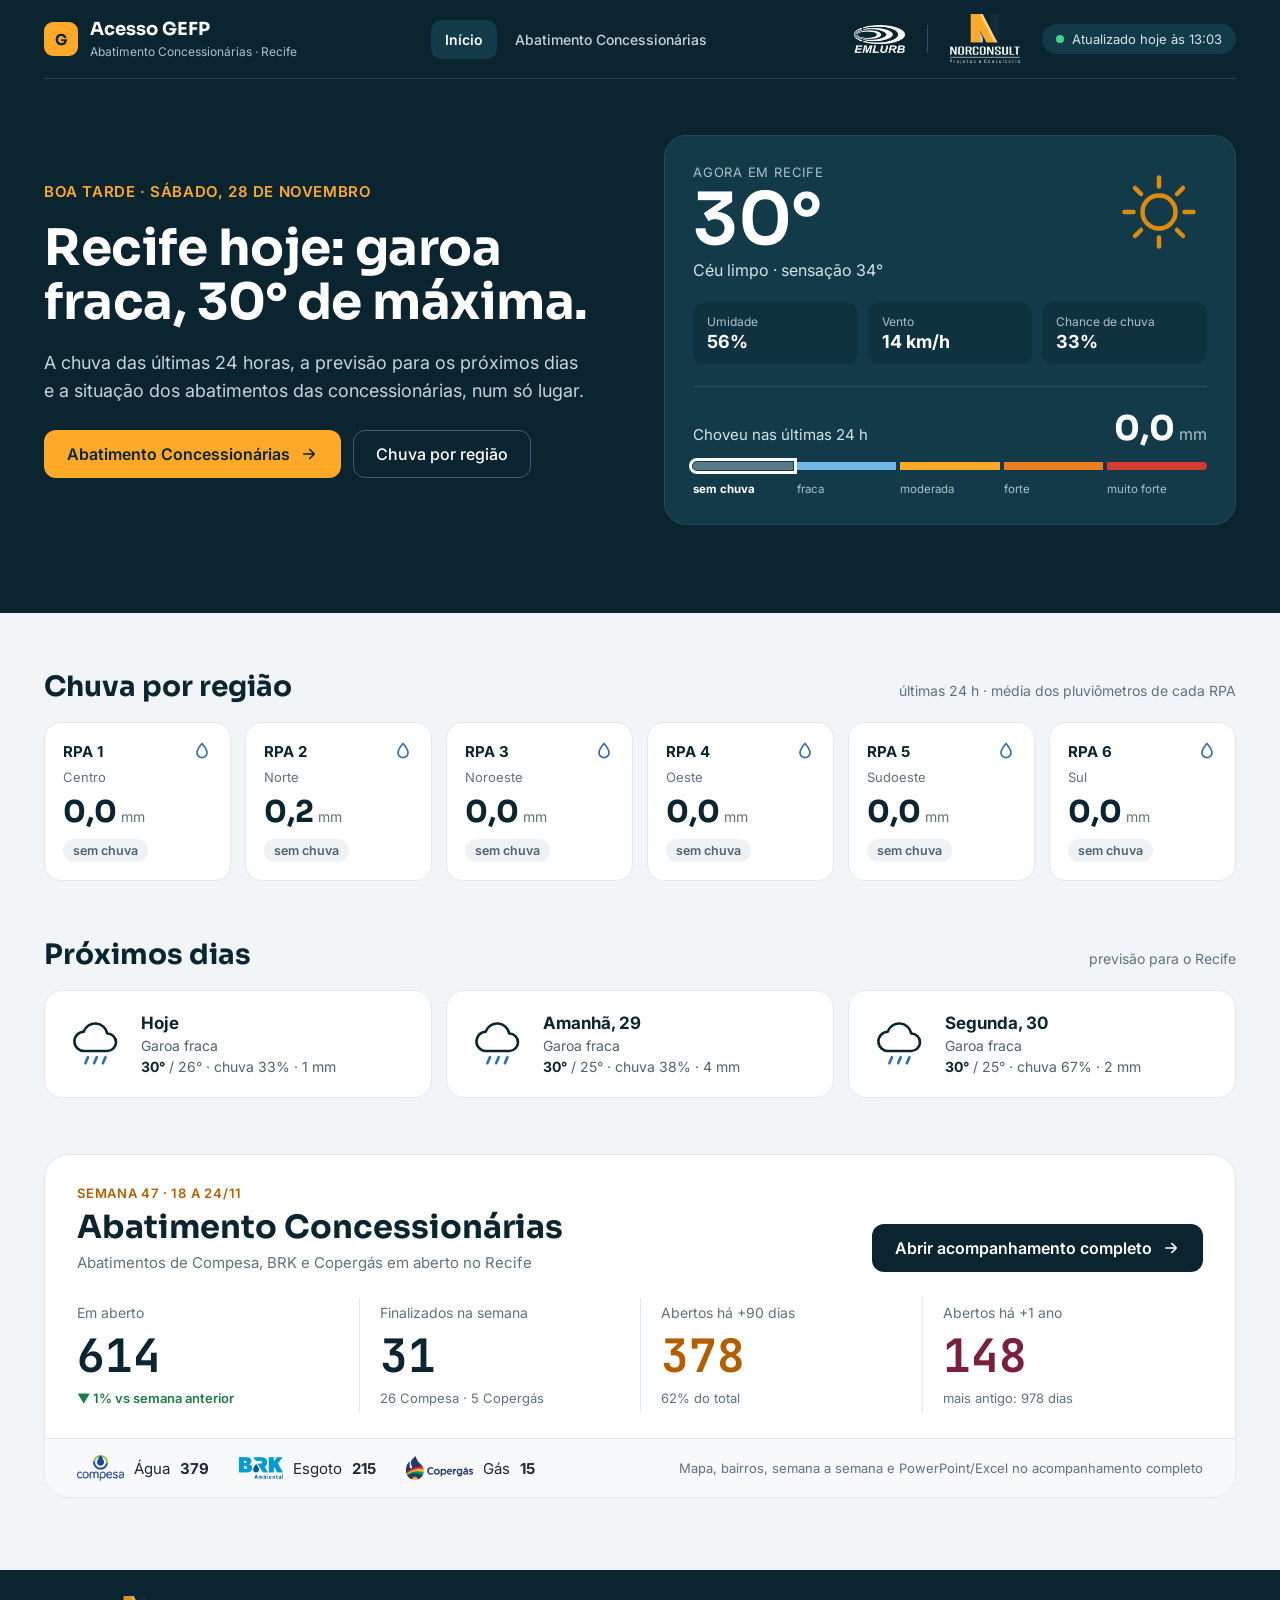
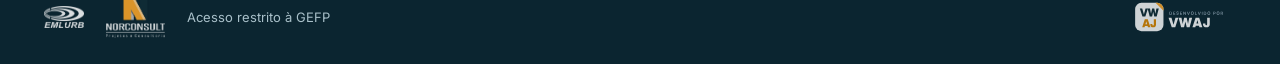
<file: index.html>
<!doctype html>
<html lang="pt-BR">
<head>
<meta charset="utf-8">
<meta name="viewport" content="width=device-width, initial-scale=1">
<meta name="author" content="VWAJ">
<meta name="robots" content="noindex, nofollow">
<title>Início · Acesso GEFP</title>
<link rel="icon" href="static/marca/vwaj_monograma.png">
<link rel="preconnect" href="https://fonts.googleapis.com">
<link href="https://fonts.googleapis.com/css2?family=Sora:wght@400;600;700&family=Inter:wght@400;500;600;700&family=JetBrains+Mono:wght@500;700&display=swap" rel="stylesheet">
<link rel="stylesheet" href="static/gefp.css?v=1795787784">
</head>
<body class="gefp estatico">
<section class="g-topo">
  <div class="g-cont">
    <header class="g-cab">
      <a class="g-marca" href="index.html"><i>G</i><div><b>Acesso GEFP</b><span>Abatimento Concessionárias · Recife</span></div></a>
      <nav class="g-nav" aria-label="Seções">
        <a href="index.html" class="ativo">Início</a>
        <a href="abatimento.html" class="">Abatimento Concessionárias</a>
      </nav>
      <div class="g-logos">
        <img class="emlurb" src="static/marcas_gefp/emlurb_branco.png" alt="EMLURB">
        <span class="sep"></span>
        <img class="norcon" src="static/marcas_gefp/nc_branco.png" alt="Norconsult">
        <span class="g-atual"><i></i>Atualizado hoje às 13:03</span>
      </div>
    </header>
<div class="g-heroi">
  <div class="g-heroi-txt">
    <span class="g-sobre">Boa tarde · sábado, 28 de novembro</span>
    <h1>Recife hoje: garoa fraca, 30° de máxima.</h1>
    <p>A chuva das últimas 24 horas, a previsão para os próximos dias e a situação dos abatimentos das concessionárias, num só lugar.</p>
    <div class="g-bts">
      <a class="g-bt lar" href="abatimento.html">Abatimento Concessionárias <svg viewBox="0 0 24 24" fill="none" stroke="currentColor" stroke-width="2.2" stroke-linecap="round" stroke-linejoin="round" aria-hidden="true"><path d="M5 12h14M13 6l6 6-6 6"/></svg></a>
      <a class="g-bt contorno" href="#chuva">Chuva por região</a>
    </div>
  </div>
  <div class="g-clima">
    <div class="g-clima-top">
      <div style="display:flex;flex-direction:column;gap:4px">
        <span class="g-rot">Agora em Recife</span>
        <span class="g-temp">30°</span>
        <span class="g-clima-txt">Céu limpo · sensação 34°</span>
      </div>
      <svg width="96" height="96" viewBox="0 0 64 64" fill="none" stroke-linecap="round" stroke-linejoin="round" role="img" aria-label="Sol"><circle cx="32" cy="32" r="11" stroke="#E08A0C" stroke-width="3"/><path d="M32 9v6M32 49v6M9 32h6M49 32h6M16 16l4 4M44 44l4 4M16 48l4-4M44 20l4-4" stroke="#E08A0C" stroke-width="3"/></svg>
    </div>
    <div class="g-mini3">
      <div><span>Umidade</span><b>56%</b></div>
      <div><span>Vento</span><b>14 km/h</b></div>
      <div><span>Chance de chuva</span><b>33%</b></div>
    </div>
    <div class="g-chuva24">
      <div class="g-chuva24-l"><span>Choveu nas últimas 24 h</span><span><b>0,0</b> <small>mm</small></span></div>
      <div class="g-regua" role="img" aria-label="Chuva sem chuva"><span class="on" style="background:#5B7A86"></span><span class="" style="background:#6FB7E8"></span><span class="" style="background:#FFA929"></span><span class="" style="background:#EE7D22"></span><span class="" style="background:#D63B32"></span></div>
      <div class="g-regua-rot"><b>sem chuva</b><span>fraca</span><span>moderada</span><span>forte</span><span>muito forte</span></div>
    </div>
  </div>
</div>
  </div>
</section>
<div class="g-cont">
  <section class="g-secao" id="chuva">
    <div class="g-secao-cab"><h2>Chuva por região</h2><span>últimas 24 h · média dos pluviômetros de cada RPA</span></div>
    <div class="g-rpas">
      <div class="g-rpa">
        <div class="g-rpa-cab"><b>RPA 1</b><svg width="20" height="20" viewBox="0 0 24 24" fill="none" stroke="#2F6FB3" stroke-width="2" stroke-linecap="round" stroke-linejoin="round" aria-hidden="true"><path d="M12 3s6 7 6 11a6 6 0 0 1-12 0c0-4 6-11 6-11z"/></svg></div>
        <small>Centro</small>
        <span class="mm"><b>0,0</b> <span>mm</span></span>
        <span class="g-pill g-n0">sem chuva</span>
      </div>
      <div class="g-rpa">
        <div class="g-rpa-cab"><b>RPA 2</b><svg width="20" height="20" viewBox="0 0 24 24" fill="none" stroke="#2F6FB3" stroke-width="2" stroke-linecap="round" stroke-linejoin="round" aria-hidden="true"><path d="M12 3s6 7 6 11a6 6 0 0 1-12 0c0-4 6-11 6-11z"/></svg></div>
        <small>Norte</small>
        <span class="mm"><b>0,2</b> <span>mm</span></span>
        <span class="g-pill g-n0">sem chuva</span>
      </div>
      <div class="g-rpa">
        <div class="g-rpa-cab"><b>RPA 3</b><svg width="20" height="20" viewBox="0 0 24 24" fill="none" stroke="#2F6FB3" stroke-width="2" stroke-linecap="round" stroke-linejoin="round" aria-hidden="true"><path d="M12 3s6 7 6 11a6 6 0 0 1-12 0c0-4 6-11 6-11z"/></svg></div>
        <small>Noroeste</small>
        <span class="mm"><b>0,0</b> <span>mm</span></span>
        <span class="g-pill g-n0">sem chuva</span>
      </div>
      <div class="g-rpa">
        <div class="g-rpa-cab"><b>RPA 4</b><svg width="20" height="20" viewBox="0 0 24 24" fill="none" stroke="#2F6FB3" stroke-width="2" stroke-linecap="round" stroke-linejoin="round" aria-hidden="true"><path d="M12 3s6 7 6 11a6 6 0 0 1-12 0c0-4 6-11 6-11z"/></svg></div>
        <small>Oeste</small>
        <span class="mm"><b>0,0</b> <span>mm</span></span>
        <span class="g-pill g-n0">sem chuva</span>
      </div>
      <div class="g-rpa">
        <div class="g-rpa-cab"><b>RPA 5</b><svg width="20" height="20" viewBox="0 0 24 24" fill="none" stroke="#2F6FB3" stroke-width="2" stroke-linecap="round" stroke-linejoin="round" aria-hidden="true"><path d="M12 3s6 7 6 11a6 6 0 0 1-12 0c0-4 6-11 6-11z"/></svg></div>
        <small>Sudoeste</small>
        <span class="mm"><b>0,0</b> <span>mm</span></span>
        <span class="g-pill g-n0">sem chuva</span>
      </div>
      <div class="g-rpa">
        <div class="g-rpa-cab"><b>RPA 6</b><svg width="20" height="20" viewBox="0 0 24 24" fill="none" stroke="#2F6FB3" stroke-width="2" stroke-linecap="round" stroke-linejoin="round" aria-hidden="true"><path d="M12 3s6 7 6 11a6 6 0 0 1-12 0c0-4 6-11 6-11z"/></svg></div>
        <small>Sul</small>
        <span class="mm"><b>0,0</b> <span>mm</span></span>
        <span class="g-pill g-n0">sem chuva</span>
      </div>
    </div>
  </section>
  <section class="g-secao" id="previsao">
    <div class="g-secao-cab"><h2>Próximos dias</h2><span>previsão para o Recife</span></div>
    <div class="g-dias">
      <div class="g-dia">
        <svg width="56" height="56" viewBox="0 0 64 64" fill="none" stroke-linecap="round" stroke-linejoin="round" role="img" aria-label="Chuva"><path d="M20 40h26a10 10 0 0 0 0-20 14 14 0 0 0-27-2A9 9 0 0 0 20 40z" stroke="#0B2530" stroke-width="3"/><path d="M24 47l-3 7M34 47l-3 7M44 47l-3 7" stroke="#2F6FB3" stroke-width="3"/></svg>
        <div>
          <b class="d">Hoje</b>
          <span>Garoa fraca</span>
          <span><b>30°</b> / 26° · chuva 33% · 1 mm</span>
        </div>
      </div>
      <div class="g-dia">
        <svg width="56" height="56" viewBox="0 0 64 64" fill="none" stroke-linecap="round" stroke-linejoin="round" role="img" aria-label="Chuva"><path d="M20 40h26a10 10 0 0 0 0-20 14 14 0 0 0-27-2A9 9 0 0 0 20 40z" stroke="#0B2530" stroke-width="3"/><path d="M24 47l-3 7M34 47l-3 7M44 47l-3 7" stroke="#2F6FB3" stroke-width="3"/></svg>
        <div>
          <b class="d">Amanhã, 29</b>
          <span>Garoa fraca</span>
          <span><b>30°</b> / 25° · chuva 38% · 4 mm</span>
        </div>
      </div>
      <div class="g-dia">
        <svg width="56" height="56" viewBox="0 0 64 64" fill="none" stroke-linecap="round" stroke-linejoin="round" role="img" aria-label="Chuva"><path d="M20 40h26a10 10 0 0 0 0-20 14 14 0 0 0-27-2A9 9 0 0 0 20 40z" stroke="#0B2530" stroke-width="3"/><path d="M24 47l-3 7M34 47l-3 7M44 47l-3 7" stroke="#2F6FB3" stroke-width="3"/></svg>
        <div>
          <b class="d">Segunda, 30</b>
          <span>Garoa fraca</span>
          <span><b>30°</b> / 25° · chuva 67% · 2 mm</span>
        </div>
      </div>
    </div>
  </section>
  <section class="g-abat" id="abatimento">
    <div class="g-abat-cab">
      <div>
        <small>Semana 47 · 18 a 24/11</small>
        <h2>Abatimento Concessionárias</h2>
        <span>Abatimentos de Compesa, BRK e Copergás em aberto no Recife</span>
      </div>
      <a class="g-bt escuro" href="abatimento.html">Abrir acompanhamento completo <svg viewBox="0 0 24 24" fill="none" stroke="currentColor" stroke-width="2.2" stroke-linecap="round" stroke-linejoin="round" aria-hidden="true"><path d="M5 12h14M13 6l6 6-6 6"/></svg></a>
    </div>
    <div class="g-abat-num">
      <div><span>Em aberto</span><b>614</b>
        <small class="bom">▼ 1% vs semana anterior</small></div>
      <div><span>Finalizados na semana</span><b>31</b><small>26 Compesa · 5 Copergás</small></div>
      <div><span>Abertos há +90 dias</span><b style="color:#B35F00">378</b><small>62% do total</small></div>
      <div><span>Abertos há +1 ano</span><b style="color:#7A1F3D">148</b><small>mais antigo: 978 dias</small></div>
    </div>
    <div class="g-abat-pe">
      <span><img src="static/marcas/compesa.png" alt="Compesa" style="height:26px"> Água <b>379</b></span>
      <span><img src="static/marcas/brk.png" alt="BRK Ambiental" style="height:22px"> Esgoto <b>215</b></span>
      <span><img src="static/marcas/copergas.png" alt="Copergás" style="height:24px"> Gás <b>15</b></span>
      <em>Mapa, bairros, semana a semana e PowerPoint/Excel no acompanhamento completo</em>
    </div>
  </section>
</div>
<footer class="g-rodape">
  <div class="g-cont">
    <div class="g-logos">
      <img class="emlurb" src="static/marcas_gefp/emlurb_branco.png" alt="EMLURB">
      <img class="norcon" src="static/marcas_gefp/nc_branco.png" alt="Norconsult">
      <span>Acesso restrito à GEFP</span>
    </div>
    <img class="vwaj" src="static/marca/vwaj_assinatura_escuro.svg" alt="Desenvolvido por VWAJ" title="Desenvolvido por VWAJ">
  </div>
</footer>
<div class="toast" id="toast"></div>
<script>
(function(){
  var URL = "https://script.google.com/macros/s/AKfycbwOH_Wpvm1iKzpRmhy0H1Z7zZ-1NwhCAVXMOIi94843S6CwJDV4EMHWe-rRsX-6nmck/exec", PAG = "inicio";
  function ls(k, v){ try { if (v === undefined) return localStorage.getItem(k); localStorage.setItem(k, v); } catch (e) { return null; } }
  function ss(k, v){ try { if (v === undefined) return sessionStorage.getItem(k); sessionStorage.setItem(k, v); } catch (e) { return null; } }
  if (/[?&]eu(=|&|$)/.test(location.search)) ls("gefp_eu", "1");
  if (/[?&]naoeu(=|&|$)/.test(location.search)) { try { localStorage.removeItem("gefp_eu"); } catch (e) {} }
  var mq = location.search.match(/[?&]quem=([^&#]+)/);            /* ?quem=chefe: este navegador aparece com nome no painel */
  if (mq) {
    var nome = decodeURIComponent(mq[1].replace(/\+/g, " ")).replace(/[^0-9A-Za-zÀ-ÿ .\-]/g, "").trim().slice(0, 11);
    if (nome) { ls("gefp_quem", nome); try { localStorage.removeItem("gefp_eu"); } catch (e) {} }
  }
  window.GefpVisita = { evento: function(){} };
  if (!URL || ls("gefp_eu") === "1") return;
  var ap = ls("gefp_ap"); if (!ap) { ap = Math.random().toString(36).slice(2, 10); ls("gefp_ap", ap); }
  var quem = ls("gefp_quem"); if (quem) ap = quem + ":" + ap;
  var se = ss("gefp_se"); if (!se) { se = Date.now().toString(36) + Math.random().toString(36).slice(2, 6); ss("gefp_se", se); }
  var tipo = window.matchMedia && matchMedia("(pointer:coarse)").matches ? "celular" : "computador";
  var ativo = 0, desde = document.visibilityState === "visible" ? Date.now() : null;
  function manda(ev, extra){
    var d = JSON.stringify({ a: ap, s: se, t: tipo, p: PAG, e: ev, x: String(extra || "").slice(0, 80) });
    try { if (navigator.sendBeacon && navigator.sendBeacon(URL, new Blob([d], { type: "text/plain" }))) return; } catch (e) {}
    try { fetch(URL, { method: "POST", mode: "no-cors", body: d, keepalive: true }); } catch (e) {}
  }
  manda("visita");
  window.GefpVisita = { evento: manda };
  document.addEventListener("click", function(ev){
    var a = ev.target.closest && ev.target.closest("a[download], a[data-evento]");
    if (a) manda(a.getAttribute("data-evento") || "baixou", (a.getAttribute("href") || "").split("/").pop());
  }, true);
  document.addEventListener("visibilitychange", function(){
    if (document.visibilityState === "hidden") { if (desde) { ativo += Date.now() - desde; desde = null; } manda("saida", Math.round(ativo / 1000)); }
    else desde = Date.now();
  });
})();
</script>
</body>
</html>
</file>
<file: static/gefp.css>
:root{--g-noite:#0B2530;--g-noite-2:#123A48;--g-noite-3:#0F3240;--g-linha:#1F4352;--g-claro:#C3D4DA;--g-suave:#A9C0C9;
  --g-laranja:#FFA929;--g-fundo:#F2F5F7;--g-borda:#E2E7ED;--g-texto:#1B2A33;--g-cinza:#5F7180}
body.gefp{background:var(--g-fundo);font-family:Inter,system-ui,sans-serif;color:var(--g-texto);margin:0}
.gefp h1,.gefp h2,.gefp h3,.gefp .g-titulo{font-family:Sora,Inter,sans-serif}
.g-cont{max-width:1240px;margin:0 auto;padding:0 24px;box-sizing:border-box}


.g-topo{background:var(--g-noite);color:#fff;padding-bottom:88px}
.g-cab{display:flex;align-items:center;justify-content:space-between;gap:16px;flex-wrap:wrap;padding:18px 0;border-bottom:1px solid var(--g-linha)}
.g-marca{display:flex;align-items:center;gap:12px;color:#fff;text-decoration:none}
.g-marca i{width:34px;height:34px;border-radius:9px;background:var(--g-laranja);display:flex;align-items:center;justify-content:center;
  font:700 15px Sora,sans-serif;color:var(--g-noite);font-style:normal}
.g-marca b{font:700 18px Sora,sans-serif;display:block}.g-marca span{font-size:12px;color:var(--g-suave)}
.g-nav{display:flex;gap:4px}
.g-nav a{color:var(--g-claro);text-decoration:none;font-size:14px;font-weight:500;padding:11px 14px;border-radius:10px}
.g-nav a:hover{color:#fff;background:rgba(255,255,255,.06)}
.g-nav a.ativo{color:#fff;font-weight:600;background:var(--g-noite-2)}
.g-logos{display:flex;align-items:center;gap:22px}
.g-logos img.emlurb{height:28px}.g-logos img.norcon{height:50px;margin:-6px 0}
.g-logos .sep{width:1px;height:28px;background:#2A5160}
.g-atual{display:inline-flex;align-items:center;gap:8px;background:var(--g-noite-2);border-radius:999px;padding:7px 14px;font-size:13px;color:#D5E3E8}
.g-atual i{width:8px;height:8px;border-radius:50%;background:#3DD68C}


.g-heroi{display:grid;grid-template-columns:repeat(auto-fit,minmax(min(100%,420px),1fr));gap:48px;align-items:center;padding-top:56px}
.g-heroi-txt{display:flex;flex-direction:column;gap:20px}
.g-sobre{font-size:15px;color:var(--g-laranja);font-weight:600;letter-spacing:.04em;text-transform:uppercase}
.g-heroi h1{margin:0;font-weight:700;font-size:50px;line-height:1.08;letter-spacing:-.01em;color:#fff}
.g-heroi p{margin:0;font-size:18px;line-height:1.55;color:var(--g-claro);max-width:540px}
.g-bts{display:flex;gap:12px;flex-wrap:wrap;padding-top:6px}
.g-bt{display:inline-flex;align-items:center;gap:10px;text-decoration:none;font-weight:600;font-size:16px;padding:13px 22px;border-radius:12px;
  min-height:48px;box-sizing:border-box;border:1px solid transparent;cursor:pointer}
.g-bt.lar{background:var(--g-laranja);color:var(--g-noite)}.g-bt.lar:hover{background:#FFB847}
.g-bt.contorno{border-color:#3A6372;color:#fff;font-weight:500}.g-bt.contorno:hover{background:rgba(255,255,255,.06)}
.g-bt.escuro{background:var(--g-noite);color:#fff}.g-bt.escuro:hover{background:var(--g-noite-2)}
.g-bt svg{width:18px;height:18px}

.g-clima{background:var(--g-noite-2);border:1px solid #1F4D5D;border-radius:22px;padding:28px;display:flex;flex-direction:column;gap:22px}
.g-clima-top{display:flex;justify-content:space-between;align-items:flex-start;gap:16px}
.g-rot{font-size:13px;color:var(--g-suave);text-transform:uppercase;letter-spacing:.06em}
.g-temp{font:600 72px/1 Sora,sans-serif;color:#fff}
.g-clima-txt{font-size:16px;color:#D5E3E8}
.g-mini3{display:grid;grid-template-columns:repeat(3,minmax(0,1fr));gap:10px}
.g-mini3>div{background:var(--g-noite-3);border-radius:12px;padding:12px 14px;display:flex;flex-direction:column;gap:2px}
.g-mini3 span{font-size:12px;color:var(--g-suave)}.g-mini3 b{font-size:18px;color:#fff}
.g-chuva24{border-top:1px solid #24566A;padding-top:20px;display:flex;flex-direction:column;gap:12px}
.g-chuva24-l{display:flex;justify-content:space-between;align-items:baseline;gap:12px;flex-wrap:wrap;color:#D5E3E8;font-size:15px}
.g-chuva24-l b{font:700 34px Sora,sans-serif;color:#fff}.g-chuva24-l small{font-size:16px;color:var(--g-suave)}
.g-regua{display:grid;grid-template-columns:repeat(5,minmax(0,1fr));gap:4px}
.g-regua>span{height:8px}
.g-regua>span:first-child{border-radius:4px 0 0 4px}.g-regua>span:last-child{border-radius:0 4px 4px 0}
.g-regua>span.on{outline:3px solid #fff;outline-offset:1px}
.g-regua-rot{display:grid;grid-template-columns:repeat(5,minmax(0,1fr));gap:4px;font-size:11.5px;color:var(--g-suave)}
.g-regua-rot b{color:#fff}
.g-sem-dado{font-size:14px;color:var(--g-suave)}


.g-aviso-w{margin-top:-44px}
.g-aviso{background:#fff;border-radius:16px;box-shadow:0 8px 28px rgba(11,37,48,.12);padding:18px 22px;display:flex;align-items:center;gap:16px;flex-wrap:wrap}
.g-aviso>i{width:44px;height:44px;border-radius:12px;background:#FFF1DC;display:flex;align-items:center;justify-content:center;flex-shrink:0}
.g-aviso>div{flex:1 1 320px;display:flex;flex-direction:column;gap:2px}
.g-aviso b{font-size:16px}.g-aviso span{font-size:14px;color:#4F6270}
.g-aviso a{color:#8A4A00;font-weight:600;font-size:14px;padding:12px 4px}


.g-secao{padding-top:56px;display:flex;flex-direction:column;gap:18px}
.g-secao-cab{display:flex;justify-content:space-between;align-items:baseline;gap:12px;flex-wrap:wrap}
.g-secao h2{margin:0;font-size:28px;color:var(--g-noite)}
.g-secao-cab span{font-size:14px;color:var(--g-cinza)}
.g-rpas{display:grid;grid-template-columns:repeat(auto-fit,minmax(170px,1fr));gap:14px}
.g-rpa{background:#fff;border-radius:16px;padding:18px;display:flex;flex-direction:column;gap:8px;border:1px solid var(--g-borda)}
.g-rpa-cab{display:flex;justify-content:space-between;align-items:center}
.g-rpa-cab b{font-size:15px;color:var(--g-noite)}
.g-rpa small{font-size:13px;color:var(--g-cinza)}
.g-rpa .mm b{font:700 30px Sora,sans-serif;color:var(--g-noite)}.g-rpa .mm span{font-size:14px;color:var(--g-cinza)}
.g-pill{align-self:flex-start;font-size:12.5px;font-weight:600;padding:4px 10px;border-radius:999px}
.g-n0{background:#EEF2F5;color:#4F6270}.g-n1{background:#E5F1FB;color:#1F5F99}.g-n2{background:#FFF1DC;color:#8A4A00}
.g-n3{background:#FDE6D6;color:#A3470C}.g-n4{background:#FBE1DF;color:#A92B23}.g-n-1{background:#EEF2F5;color:#4F6270}
.g-dias{display:grid;grid-template-columns:repeat(auto-fit,minmax(min(100%,300px),1fr));gap:14px}
.g-dia{background:#fff;border-radius:18px;padding:22px;display:flex;gap:18px;align-items:center;border:1px solid var(--g-borda)}
.g-dia.forte{background:#FFF8F0;border-color:#F6C9A4}
.g-dia>div{flex:1;display:flex;flex-direction:column;gap:4px}
.g-dia b.d{font-size:17px;color:var(--g-noite)}.g-dia span{font-size:14px;color:#4F6270}.g-dia span b{color:var(--g-noite)}
.g-vazio{background:#fff;border:1px dashed #CFD7E0;border-radius:16px;padding:20px;color:var(--g-cinza);font-size:14px}


.g-abat{background:#fff;border-radius:24px;border:1px solid var(--g-borda);overflow:hidden;margin:56px 0 72px}
.g-abat-cab{padding:30px 32px 0;display:flex;justify-content:space-between;align-items:flex-end;gap:20px;flex-wrap:wrap}
.g-abat-cab>div{display:flex;flex-direction:column;gap:6px}
.g-abat-cab small{font-size:13px;font-weight:600;color:#B35F00;text-transform:uppercase;letter-spacing:.06em}
.g-abat-cab h2{margin:0;font-size:32px;color:var(--g-noite)}.g-abat-cab span{font-size:15px;color:var(--g-cinza)}
.g-abat-num{display:grid;grid-template-columns:repeat(auto-fit,minmax(200px,1fr));padding:26px 32px}
.g-abat-num>div{display:flex;flex-direction:column;gap:4px;padding:6px 20px;border-left:1px solid var(--g-borda)}
.g-abat-num>div:first-child{border-left:0;padding-left:0}
.g-abat-num span{font-size:14px;color:var(--g-cinza)}
.g-abat-num b{font:700 46px "JetBrains Mono",monospace;color:var(--g-noite)}
.g-abat-num small{font-size:13px;color:var(--g-cinza)}
.g-abat-num small.bom{color:#1E7A45;font-weight:600}.g-abat-num small.ruim{color:#A92B23;font-weight:600}
.g-abat-pe{background:#F7F9FA;border-top:1px solid var(--g-borda);padding:16px 32px;display:flex;gap:30px;flex-wrap:wrap;align-items:center;font-size:15px}
.g-abat-pe>span{display:flex;align-items:center;gap:10px}
.g-abat-pe em{margin-left:auto;font-style:normal;font-size:13px;color:var(--g-cinza)}


.g-rodape{background:var(--g-noite);color:var(--g-suave);padding:30px 0}
.g-rodape .g-cont{display:flex;justify-content:space-between;align-items:center;gap:20px;flex-wrap:wrap}
.g-rodape .g-logos img{opacity:.85}.g-rodape .g-logos img.emlurb{height:22px}.g-rodape .g-logos img.norcon{height:42px}
.g-rodape span{font-size:13px}
.g-rodape .vwaj{height:34px;opacity:.8}


.g-heroi-ab{display:flex;justify-content:space-between;align-items:flex-end;gap:24px;flex-wrap:wrap;padding-top:36px}
.g-heroi-ab>div:first-child{display:flex;flex-direction:column;gap:12px;flex:1 1 480px;min-width:0}
.g-heroi-ab>.dir{flex:0 0 auto}
.g-heroi-ab p{max-width:620px}
.g-heroi-ab h1{margin:0;font-size:44px;font-weight:700;color:#fff;letter-spacing:-.01em}
.g-heroi-ab p{margin:0;font-size:17px;color:var(--g-claro)}
.g-heroi-ab .dir{display:flex;flex-direction:column;gap:12px;align-items:flex-end}
.g-semana{display:flex;align-items:center;gap:6px;background:var(--g-noite-2);border-radius:14px;padding:6px}
.g-semana button{width:44px;height:44px;border:0;border-radius:10px;background:var(--g-noite-3);color:#fff;cursor:pointer;font-size:20px}
.g-semana button:disabled{color:#4E7383;cursor:default}
.g-semana .meio{display:flex;flex-direction:column;padding:0 12px;min-width:170px}
.g-semana .meio span{font-size:11px;color:var(--g-suave);text-transform:uppercase;letter-spacing:.08em}
.g-semana .meio b{font-size:15px;color:#fff}
.g-semana select{max-width:190px;background:transparent;color:var(--g-claro);border:0;font:inherit;font-size:12.5px;padding:2px 0;cursor:pointer}
.g-semana select option{color:#1B2A33}
.g-semana .tag{margin-left:4px}
.gefp .g-corpo-ab{margin-top:-64px;padding-bottom:64px}
.gefp .marca-dagua{display:none}
.gefp .card{border-radius:20px;border-color:var(--g-borda);box-shadow:none}
.gefp .card-cab h3{font-family:Sora,Inter,sans-serif;font-size:20px;color:var(--g-noite)}
.gefp .ab-concs{gap:18px}
.gefp .ab-c{border-radius:20px;box-shadow:0 10px 30px rgba(11,37,48,.10);border:0}
.gefp .grade.mt,.gefp .card.mt{margin-top:22px}
.gefp .pagina{max-width:none;padding:0}


.gefp .ab-concs{grid-template-columns:repeat(2,minmax(0,1fr));gap:18px}
.gefp .ab-c.tot{grid-column:1/-1}
.gefp .ab-c-cab{padding:14px 20px;gap:12px;align-items:center}
.gefp .ab-c-cab b{font:700 20px Sora,Inter,sans-serif}
.gefp .ab-c-cab span{flex-wrap:nowrap;font-size:13px;gap:8px}
.gefp .ab-sc{font-size:13px;padding:3px 10px 3px 6px}
.gefp .ab-c-corpo{grid-template-columns:repeat(3,minmax(0,1fr));gap:22px;padding:20px 22px}
.gefp .ab-c .r{font-size:11px;letter-spacing:.06em;line-height:1.35;min-height:30px}
.gefp .ab-c .v{font-size:36px;line-height:1.15;margin:2px 0 6px}
.gefp .ab-c .det{font-size:12.5px;line-height:1.45;margin-top:6px}
.gefp .ab-c .mini-l{font-size:13.5px;gap:6px;margin-top:6px}
.gefp .ab-c .fr-p{font-size:12px;padding:3px 9px}
.gefp .ab-c-sub{display:grid;grid-template-columns:repeat(2,minmax(0,1fr));gap:12px;padding:4px 22px 22px;border-top:0;font-size:13px}
.gefp .ab-c-sub>div{background:#F5F8FA;border-radius:12px;padding:12px 14px;line-height:1.55}
.g-tot .ab-c-cab{padding:16px 24px}
.g-tot-corpo{grid-template-columns:repeat(5,minmax(0,1fr))!important;gap:0!important;padding:20px 24px 22px!important}
.g-tot-corpo>div{padding:0 22px;border-left:1px solid var(--g-borda)}
.g-tot-corpo>div:first-child{padding-left:0;border-left:0}
.g-tot-corpo .v{font-size:40px!important}


.gefp .ab-mapa-linha{grid-template-columns:1fr!important}
.gefp #mapaAb{height:640px!important}


.g-bairros{padding:0;overflow:hidden}
.g-bairros-cab{display:flex;justify-content:space-between;align-items:flex-end;gap:16px;flex-wrap:wrap;padding:22px 24px 18px;border-bottom:1px solid #EDF1F4}
.g-bairros-cab h3{margin:0 0 4px;font:700 22px Sora,Inter,sans-serif;color:var(--g-noite)}
.g-bairros-cab span{font-size:14px;color:var(--g-cinza)}
.g-bairros-leg{display:flex;gap:16px;font-size:13px;color:var(--g-cinza)}
.g-bairros-leg span{display:flex;align-items:center;gap:6px}
.g-bairros-leg i{width:10px;height:10px;border-radius:3px;display:inline-block}
.g-bairros-leg i.ant{background:#FBE7EC;border:1px solid #7A1F3D}
.g-bairros-grade{display:grid;grid-template-columns:repeat(auto-fill,minmax(340px,1fr));gap:12px;padding:20px 24px 24px}
.g-bairro{display:grid;grid-template-columns:30px minmax(0,1fr) 54px auto;grid-template-rows:auto auto;column-gap:12px;row-gap:8px;align-items:center;
  text-align:left;font:inherit;color:inherit;background:#fff;border:1px solid var(--g-borda);border-radius:16px;padding:14px 16px;cursor:pointer;
  transition:border-color .15s,box-shadow .15s,transform .15s}
.g-bairro:hover{border-color:#B9CCDA;box-shadow:0 6px 18px rgba(11,37,48,.08);transform:translateY(-1px)}
.g-bairro.sel{border-color:var(--g-laranja);box-shadow:0 0 0 2px var(--g-laranja) inset;background:#FFFBF4}
.g-bairro .pos{grid-column:1;grid-row:1/3;width:30px;height:30px;border-radius:50%;background:#EEF3F7;color:var(--g-noite);font:700 13px "JetBrains Mono",monospace;
  display:flex;align-items:center;justify-content:center}
.g-bairro:nth-child(-n+3) .pos{background:var(--g-noite);color:#fff}
.g-bairro .nome{grid-column:2;grid-row:1;display:flex;flex-direction:column;min-width:0}
.g-bairro .nome b{font-size:15.5px;color:var(--g-noite);white-space:nowrap;overflow:hidden;text-overflow:ellipsis}
.g-bairro .nome small{font-size:12.5px;color:var(--g-cinza)}
.g-bairro .tot{grid-column:3;grid-row:1;display:flex;flex-direction:column;align-items:flex-end}
.g-bairro .tot b{font:700 22px "JetBrains Mono",monospace;color:var(--g-noite);line-height:1.1}
.g-bairro .tot small{font-size:11px;color:var(--g-cinza);white-space:nowrap}
.g-bairro .ant{grid-column:4;grid-row:1;justify-self:end;font-size:12.5px;font-weight:600;padding:4px 9px;border-radius:999px;background:#EEF3F7;color:#3D4F5A;white-space:nowrap}
.g-bairro .ant.m90{background:#FFF1DC;color:#8A4A00}
.g-bairro .ant.ano{background:#FBE7EC;color:#7A1F3D}
.g-bairro .barra{grid-column:2/5;grid-row:2;display:flex;height:8px;border-radius:4px;background:#EEF3F7;overflow:hidden}
.g-bairro .barra i{display:block;height:100%}
.g-bairros-grade .g-bairro.extra{display:none}
.g-bairros-grade.todos .g-bairro.extra{display:grid}
.g-bairros-pe{display:flex;justify-content:center;padding:0 24px 24px}
.g-bt.contorno-claro{border-color:#CFD7E0;color:var(--g-noite);font-weight:600;background:#fff}
.g-bt.contorno-claro:hover{background:#F5F8FA}


.vh{position:absolute;width:1px;height:1px;overflow:hidden;clip:rect(0 0 0 0);white-space:nowrap}
.g-consulta{background:#fff;border-radius:22px;box-shadow:0 14px 36px rgba(11,37,48,.14);overflow:hidden;margin-bottom:22px}
.g-consulta-top{padding:24px 28px 18px;display:flex;flex-direction:column;gap:12px}
.g-consulta h2{margin:0;font:700 24px Sora,Inter,sans-serif;color:var(--g-noite)}
.g-busca{display:flex;align-items:center;gap:12px;border:2px solid var(--g-laranja);border-radius:16px;padding:4px 6px 4px 18px;background:#fff}
.g-busca:focus-within{box-shadow:0 0 0 4px rgba(255,169,41,.25)}
.g-busca input{flex:1;min-width:0;border:0;outline:0;font:inherit;font-size:19px;padding:13px 0;color:var(--g-noite);background:transparent}
.g-dica{font-size:13.5px;color:var(--g-cinza)}
.g-consulta-res{border-top:1px solid #E8EDF1;background:#F8FAFB;padding:16px 28px 22px;display:flex;flex-direction:column;gap:10px}
.g-res-cab b{font-size:16px;color:var(--g-noite)}
.g-res{background:#fff;border:1px solid var(--g-borda);border-left:5px solid var(--c);border-radius:14px;padding:14px 18px;
  display:grid;grid-template-columns:150px minmax(0,1fr) 150px 170px 130px;gap:18px;align-items:center}
.g-res .id{display:flex;flex-direction:column;gap:3px}.g-res .id b{font:700 18px "JetBrains Mono",monospace;color:var(--g-noite)}
.g-res .id span,.g-res small{font-size:12.5px;color:var(--g-cinza)}
.g-res .end{display:flex;flex-direction:column;gap:2px;min-width:0}.g-res .end b{font-size:15px}.g-res .end b span{font-weight:400;color:var(--g-cinza)}
.g-res .gq{display:flex;flex-direction:column}.g-res .gq small:first-child{font-size:11px;text-transform:uppercase;letter-spacing:.05em}
.g-res .gq b{font-size:18px}
.g-res .lk{display:flex;flex-direction:column;gap:6px;align-items:flex-end;font-size:13.5px}
.g-res-vazio{background:#fff;border:1px dashed #CFD7E0;border-radius:14px;padding:16px 18px;font-size:14.5px;color:#3D4F5A}
.g-res-vazio.ok{border:1px solid #BFE3CC;background:#F1FAF4}
.g-res-mais{font-size:13px;color:var(--g-cinza);text-align:center;padding-top:4px}

.g-sec-cab{display:flex;justify-content:space-between;align-items:flex-end;gap:14px;flex-wrap:wrap;padding:22px 26px 16px;border-bottom:1px solid #EDF1F4}
.g-sec-cab.solta{padding:0 0 4px;border:0}
.g-sec-cab h3{margin:0 0 4px;font:700 22px Sora,Inter,sans-serif;color:var(--g-noite)}
.g-sec-cab>div>span{font-size:14px;color:var(--g-cinza)}
.gefp .g-fins{padding:0;overflow:hidden;margin-bottom:22px}
.g-fins .seg button{padding:9px 13px;font-size:13px}
.g-fins .seg button.on{background:var(--g-noite);color:#fff}
.g-fin{display:grid;grid-template-columns:110px 160px minmax(0,1fr) 220px 110px;gap:16px;padding:12px 26px;border-bottom:1px solid #F0F3F5;align-items:center;font-size:14px}
.g-fin-cab{font-size:11px;font-weight:600;letter-spacing:.05em;text-transform:uppercase;color:var(--g-cinza);padding:10px 26px;border-bottom:1px solid #EDF1F4}
.g-fin .id{font-family:"JetBrains Mono",monospace;color:var(--g-noite)}
.g-fin .cc{display:flex;align-items:center;gap:8px}.g-fin .cc i{width:9px;height:9px;border-radius:50%;display:inline-block}
.g-fin .end{min-width:0;white-space:nowrap;overflow:hidden;text-overflow:ellipsis}.g-fin .end span{color:var(--g-cinza)}
.g-fin .dt{color:#3D4F5A}
.g-fin .lev{justify-self:end;font-weight:700;font-size:13px;padding:4px 10px;border-radius:999px;background:#EEF3F7;color:#3D4F5A;white-space:nowrap}
.g-fin .lev.ok{background:#E3F4EA;color:#1E7A45}.g-fin .lev.m90{background:#FFF1DC;color:#8A4A00}.g-fin .lev.ano{background:#FBE7EC;color:#7A1F3D}
#gFinLista .g-res-vazio{margin:16px 26px}
.g-fins-pe{display:flex;justify-content:space-between;align-items:center;gap:12px;flex-wrap:wrap;padding:14px 26px}
.g-fins-pe span{font-size:13.5px;color:var(--g-cinza)}.g-fins-pe b{color:var(--g-noite)}
.g-fins-pe .g-bt{min-height:42px;padding:10px 18px;font-size:14px}

.g-cob{display:flex;flex-direction:column;gap:14px;margin-bottom:22px}
.g-faixa{display:inline-flex;align-items:center;gap:4px;background:#fff;border:1px solid #CFD7E0;border-radius:999px;padding:4px 5px 4px 14px;font-size:13px}
.g-faixa span{color:var(--g-cinza);margin-right:4px}
.g-faixa button{border:0;background:transparent;border-radius:999px;padding:8px 13px;font:inherit;font-size:13px;cursor:pointer;color:var(--g-texto)}
.g-faixa button.on{background:var(--g-noite);color:#fff}
.g-cob-grade{display:grid;grid-template-columns:repeat(3,minmax(0,1fr));gap:18px}
.g-cobc{background:#fff;border:1px solid var(--g-borda);border-top:5px solid var(--c);border-radius:20px;overflow:hidden;display:flex}
.g-cobc .corpo{padding:20px 22px;display:flex;flex-direction:column;gap:14px;flex:1}
.g-cobc .cab{display:flex;justify-content:space-between;align-items:center;gap:10px}
.g-cobc .cab div{display:flex;flex-direction:column}.g-cobc .cab b{font:700 18px Sora,Inter,sans-serif;color:var(--g-noite)}.g-cobc .cab span{font-size:13px;color:var(--g-cinza)}
.g-cobc .n{display:flex;align-items:baseline;gap:8px}.g-cobc .n b{font:700 40px "JetBrains Mono",monospace;color:var(--g-noite)}.g-cobc .n span{font-size:14px;color:var(--g-cinza)}
.g-cobc .top{border-top:1px solid #EDF1F4}
.g-cobc .top .t{display:block;font-size:11px;font-weight:600;letter-spacing:.05em;text-transform:uppercase;color:var(--g-cinza);padding:10px 0 4px}
.g-cobc .top div{display:flex;justify-content:space-between;gap:10px;padding:7px 0;border-bottom:1px dotted #D5DDE4;font-size:13.5px}
.g-cobc .top div span{min-width:0;white-space:nowrap;overflow:hidden;text-overflow:ellipsis}.g-cobc .top div span b{font-family:"JetBrains Mono",monospace}
.g-cobc .top .d{color:#7A1F3D;white-space:nowrap}
.g-cobc .bts{display:flex;gap:8px;margin-top:auto;padding-top:6px}
.g-cobc .bts .g-bt{flex:1;justify-content:center;font-size:14px;min-height:46px;padding:11px}
.g-cobc .bts .g-bt svg{width:16px;height:16px}


.gefp .g-corpo-ab{display:flex;flex-direction:column;gap:22px}
.gefp .g-corpo-ab>*{margin-top:0!important;margin-bottom:0!important}
.gefp .g-corpo-ab>.ab-concs{display:none}
#gResumo{order:10}#cobranca{order:20}.gefp .g-corpo-ab>.ab-mapa-linha{order:30}.gefp .g-corpo-ab>.g-bairros{order:40}
#finalizados{order:50}#gGrafTabs{order:60}.gefp .g-corpo-ab>.grade:not(.ab-mapa-linha){order:61}.gefp .g-corpo-ab>[data-aba]{order:62}

.g-resumo{background:#fff;border-radius:22px;box-shadow:0 14px 36px rgba(11,37,48,.14);overflow:hidden}
.gr-cab{display:flex;justify-content:space-between;align-items:baseline;gap:12px;flex-wrap:wrap;padding:20px 26px 12px}
.gr-cab h2{margin:0;font:700 22px Sora,Inter,sans-serif;color:var(--g-noite)}
.gr-dica{display:flex;align-items:center;gap:8px;font-size:13.5px;color:var(--g-cinza)}
.gr-tab{padding:0 14px 10px}
.gr-l{display:grid;grid-template-columns:minmax(0,1.5fr) repeat(6,minmax(0,1fr));align-items:stretch;border-bottom:1px solid #EEF2F5}
.gr-l:last-child{border-bottom:0}
.gr-h{border-bottom:1px solid #E2E7ED}
.gr-h span{padding:8px 12px;font-size:11px;font-weight:600;letter-spacing:.05em;text-transform:uppercase;color:var(--g-cinza);display:flex;flex-direction:column;gap:1px}
.gr-h small{font-size:10.5px;font-weight:500;letter-spacing:0;text-transform:none;color:#8A99A6}
.gr-h .c90{color:#B35F00}.gr-h .c365{color:#7A1F3D}.gr-h .csf{color:#A92B23}
.gr-total{background:#F7F9FB;border-radius:14px;border-bottom-color:transparent;margin:4px 0}
.gr-nome{display:flex;align-items:center;gap:12px;padding:14px 12px;min-width:0}
.gr-nome i{width:4px;align-self:stretch;border-radius:2px;background:var(--c)}
.gr-nome div{display:flex;flex-direction:column;min-width:0;flex:1}
.gr-nome b{font:700 16.5px Sora,Inter,sans-serif;color:var(--g-noite)}.gr-nome span{font-size:12.5px;color:var(--g-cinza)}
.gr-total .gr-nome b{font-size:19px}
.gr-filho .gr-nome{padding:9px 12px 9px 30px}.gr-filho .gr-nome b{font-size:14.5px}
.gr-c{text-align:left;font:inherit;color:inherit;background:transparent;border:2px solid transparent;border-radius:12px;margin:6px 4px;padding:8px 10px;
  display:flex;flex-direction:column;gap:3px;cursor:pointer;transition:background .12s,border-color .12s}
button.gr-c:hover{background:#F2F6F9;border-color:#DCE4EA}
.gr-c.on{background:#FFF4E0;border-color:#FFA929}
.gr-c.fixo{cursor:default}
.gr-c b{font:700 23px "JetBrains Mono",monospace;color:var(--g-noite);line-height:1.1}
.gr-total .gr-c b{font-size:30px}.gr-filho .gr-c b{font-size:19px}
.gr-c span{font-size:12px;color:var(--g-cinza)}
.gr-c span.bom{color:#1E7A45;font-weight:600}.gr-c span.ruim{color:#A92B23;font-weight:600}
.gr-filtro{display:flex;justify-content:space-between;align-items:center;gap:12px;padding:12px 26px;background:#FFF8EE;border-top:1px solid #FFE3B8;font-size:13.5px;color:#8A4A00;flex-wrap:wrap}
.gr-filtro button{border:1px solid #F2C789;background:#fff;color:#8A4A00;font:inherit;font-size:13px;font-weight:600;border-radius:999px;padding:6px 12px;cursor:pointer}

#cardMapa .g-consulta{box-shadow:none;border-radius:0;margin:0;padding:14px 20px 16px;border-bottom:1px solid #EDF1F4;display:flex;flex-direction:column;gap:8px;background:#fff}
#cardMapa .g-busca input{font-size:17px;padding:11px 0}
#cardMapa .g-consulta-res{margin:4px -20px -16px;padding:14px 20px 16px}
#cardMapa .mapa-busca{display:none}
.gefp .mapa-wrap .agora-rpas{right:10px}

.g-graf-tabs{background:#fff;border:1px solid var(--g-borda);border-radius:22px 22px 0 0;border-bottom:0;padding:14px 22px 0;display:flex;justify-content:space-between;align-items:flex-end;gap:12px;flex-wrap:wrap;margin-bottom:-22px!important}
.g-graf-tabs h3{margin:0 0 12px;font:700 20px Sora,Inter,sans-serif;color:var(--g-noite)}
.g-tabs{display:flex;gap:2px;flex-wrap:wrap}
.g-tabs button{border:0;background:transparent;font:inherit;font-size:14px;font-weight:500;color:var(--g-cinza);padding:11px 14px;border-bottom:3px solid transparent;cursor:pointer}
.g-tabs button:hover{color:var(--g-noite)}
.g-tabs button.on{color:var(--g-noite);font-weight:700;border-bottom-color:var(--g-laranja)}
.gefp .g-corpo-ab>.grade:not(.ab-mapa-linha){display:block}
.gefp [data-aba]{display:none;border-radius:0 0 22px 22px!important;border-top:1px solid #E8EDF1}
.gefp [data-aba].on{display:block}
.gefp [data-aba] .card-cab{display:none}

@media (max-width:1100px){.g-tot-corpo{grid-template-columns:repeat(3,minmax(0,1fr))!important;row-gap:18px!important}
  .g-tot-corpo>div:nth-child(4){padding-left:0;border-left:0}}
@media (max-width:900px){.g-res{grid-template-columns:1fr 1fr}.g-res .end{grid-column:1/-1;grid-row:1}.g-res .lk{align-items:flex-start}
  .g-fin{grid-template-columns:90px minmax(0,1fr) 90px}.g-fin .cc,.g-fin .dt,.g-fin-cab span:nth-child(2),.g-fin-cab span:nth-child(4){display:none}
  .g-cob-grade{grid-template-columns:1fr}.gefp .ab-concs{grid-template-columns:1fr}.gefp .ab-c-corpo{grid-template-columns:repeat(2,minmax(0,1fr))}
  .gefp .ab-c-sub{grid-template-columns:1fr}.gefp #mapaAb{height:440px!important}}
@media (max-width:760px){
  .g-heroi h1{font-size:32px}.g-temp{font-size:56px}.g-heroi-ab h1{font-size:32px}
  .g-nav{order:3;width:100%}.g-logos img.emlurb{height:20px}.g-logos img.norcon{height:28px}
  .g-abat-num>div{border-left:0;padding-left:0}.g-heroi-ab .dir{align-items:flex-start}
}
</file>
